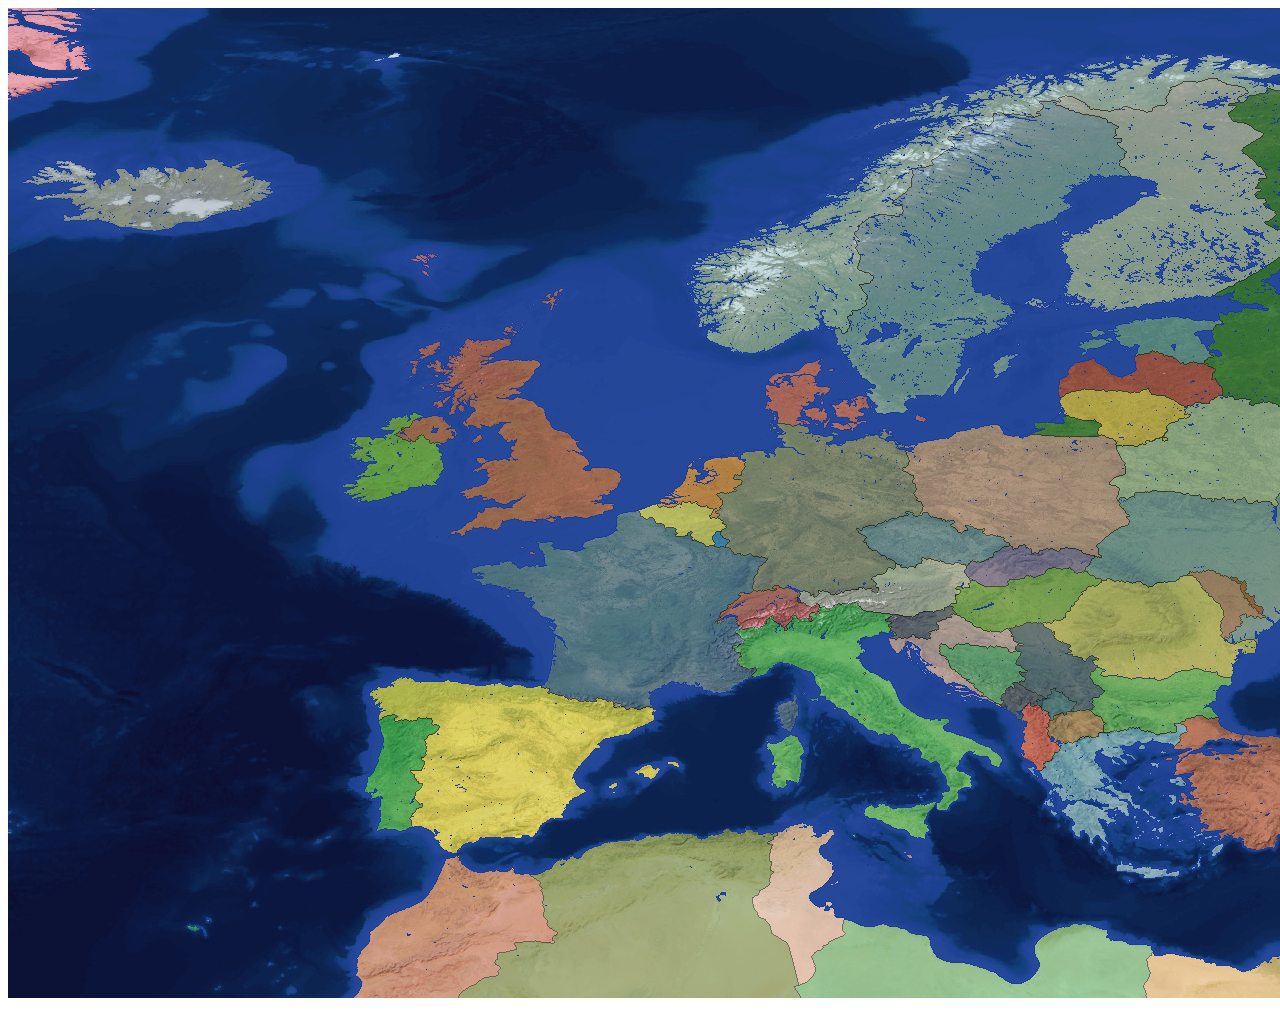
<file: index.html>
<!DOCTYPE html>
<html>
<head>
</head>
<body>

<img src="Europa.png" alt="Europe" usemap="#europemap" style="width:1660px;height:990px;">

<map name="europemap">
    <area alt="Greenland" href="greenland.html" coords="1,1,94,85" shape="rect">
    <area alt="Iceland" href="iceland.html" coords="148,12,225,267" shape="rect">
    <area alt="Ireland" href="ireland.html" coords="415,406,391,425,426,437,438,476,356,498,328,479,338,425,382,402" shape="poly">
    <area alt="Britain" href="britain.html" coords="447,526,624,501,567,273,388,299,420,409,396,421,431,437" shape="poly">
    <area alt="Portugal" href="portugal.html" coords="350,708,415,825" shape="rect">
    <area alt="Spain" href="spain.html" coords="415,819,445,844,520,829,677,759,643,705,595,700,532,678,369,665,359,699,420,709" shape="poly">
    <area alt="Andorra" href="andorra.html" coords="601,690,620,700" shape="rect">
    <area alt="France" href="france.html" coords="620,507,459,545,532,674,655,694,731,674,728,580,744,582,755,551,718,545" shape="poly">
    <area alt="Italy" href="italy.html" coords="731,621,756,774,917,835,1001,750,872,648,878,604,807,599" shape="poly">
    <area alt="Luxembourg" href="luxembourg.html" coords="703,523,722,539" shape="rect">
    <area alt="Belgium" href="belgium.html" coords="626,504,696,532,697,517,714,519,711,507,696,501,675,495,634,495" shape="poly">
    <area alt="Netherlands" href="netherlands.html" coords="651,489,680,441,735,448,719,501" shape="poly">
    <area alt="Switzerland" href="swiss.html" coords="731,583,788,577,781,595,796,601,728,623" shape="poly">
    <area alt="Liechtenstein" href="liechtenstein.html" coords="787,583,796,598" shape="rect">
    <area alt="Germany" href="germany.html" coords="726,541,723,494,739,440,767,415,797,419,893,429,909,506,849,519,884,552,858,577,797,580,748,574,763,549" shape="poly">
    <area alt="Denmark" href="denmark.html" coords="760,410,860,421,860,385,801,346,753,361" shape="poly">
    <area alt="Sweden" href="sweden.html" coords="825,321,863,378,866,400,907,402,993,372,1014,337,1011,292,974,257,1116,173,1094,113,1029,104,939,148,895,207,851,220,866,298" shape="poly">
    <area alt="Norway" href="norway.html" coords="819,320,743,352,694,330,677,245,794,213,882,82,1241,21,1278,59,1238,91,1163,79,1046,91,941,141,889,205,847,214,863,296" shape="poly">
    <area alt="Finland" href="finland.html" coords="1234,94,1283,252,1212,290,1020,301,1050,227,1124,167,1094,110,1042,97" shape="poly">
    <area alt="Estonia" href="estonia.html" coords="1071,346,1128,346,1143,340,1197,355,1210,309,1067,314" shape="poly">
    <area alt="Latvia" href="latvia.html" coords="1052,388,1090,381,1137,380,1176,396,1212,385,1206,359,1128,347,1053,352" shape="poly">
    <area alt="Lithuania" href="lithuania.html" coords="1051,387,1054,403,1083,413,1094,425,1113,437,1157,431,1176,400,1138,380" shape="poly">
    <area alt="Poland" href="poland.html" coords="898,437,990,413,1093,425,1106,438,1118,507,1089,544,1001,532,914,506" shape="poly">
    <area alt="Czechia" href="czechia.html" coords="886,555,960,557,999,535,905,507,851,519" shape="poly">
    <area alt="Slovakia" href="slovakia.html" coords="955,561,971,574,1075,567,1084,544,1001,532" shape="poly">
    <area alt="Austria" href="austria.html" coords="796,580,863,576,882,558,954,560,957,574,938,596,895,608,801,599" shape="poly">
    <area alt="Hungary" href="hungary.html" coords="958,574,1080,566,1090,573,1053,611,980,624,944,602" shape="poly">
    <area alt="Slovenia" href="slovenia.html" coords="876,629,919,631,944,604,879,608" shape="poly">
    <area alt="Croatia" href="croatia.html" coords="873,631,987,700,924,639,1005,642,1002,624,976,621,945,608,922,633" shape="poly">
    <area alt="Romania" href="romania.html" coords="1045,623,1087,665,1178,659,1220,665,1247,636,1215,634,1209,599,1179,569,1094,573" shape="poly">
    <area alt="Ukraine" href="ukraine.html" coords="1118,489,1266,495,1304,481,1349,476,1357,497,1379,514,1481,538,1478,574,1443,589,1401,640,1317,653,1261,612,1235,569,1178,563,1080,563,1112,517" shape="poly">
    <area alt="Bulgaria" href="bulgaria.html" coords="1084,665,1219,668,1207,709,1153,721,1094,724" shape="poly">
    <area alt="Greece" href="greece.html" coords="1171,716,1050,735,1030,767,1053,853,1176,887,1218,833,1162,790" shape="poly">
    <area alt="Albania" href="albania.html" coords="1012,711,1018,694,1042,702,1050,739,1030,759,1012,745" shape="poly">
    <area alt="Serbia" href="serbia.html" coords="1009,673,1002,623,1033,616,1078,658,1084,694,1067,702,1048,683,1036,688" shape="poly">
    <area alt="Kosovo" href="kosovo.html" coords="1030,691,1045,685,1067,697,1056,708,1043,711" shape="poly">
    <area alt="Macedonia" href="macedonia.html" coords="1083,696,1046,710,1050,735,1092,728,1094,716" shape="poly">
    <area alt="Bosnia" href="bosnia.html" coords="993,694,1007,677,1004,643,932,640,971,682" shape="poly">
    <area alt="Montenegro" href="montenegro.html" coords="995,696,1007,674,1030,685,1008,707" shape="poly">
    <area alt="Turkey" href="turkey.html" coords="1218,838,1392,848,1408,825,1587,816,1576,756,1519,719,1210,712,1174,716,1163,785" shape="poly">
    <area alt="Georgia" href="georgia.html" coords="1481,674,1623,706,1634,725,1562,731,1521,719,1519,696" shape="poly">
    <area alt="Armenia" href="armenia.html" coords="1559,731,1581,759,1622,778,1631,776,1598,728" shape="poly">
    <area alt="Azerbaijan" href="azerbaijan.html" coords="1604,730,1634,730,1632,714,1657,725,1657,760,1631,774" shape="poly">
    <area alt="Moldova" href="moldova.html" coords="1215,632,1253,610,1220,569,1181,566,1212,599" shape="poly">
    <area alt="Transnistria" href="transnistria.html" coords="1254,604,1232,572,1222,572,1245,601" shape="poly">
    <area alt="Malta" href="malta.html" coords="900,850,17" shape="circle">
    <area alt="Cyprus" href="cyprus.html" coords="1300,861,1348,884" shape="rect">
</map>

</body>
</html>
</file>
